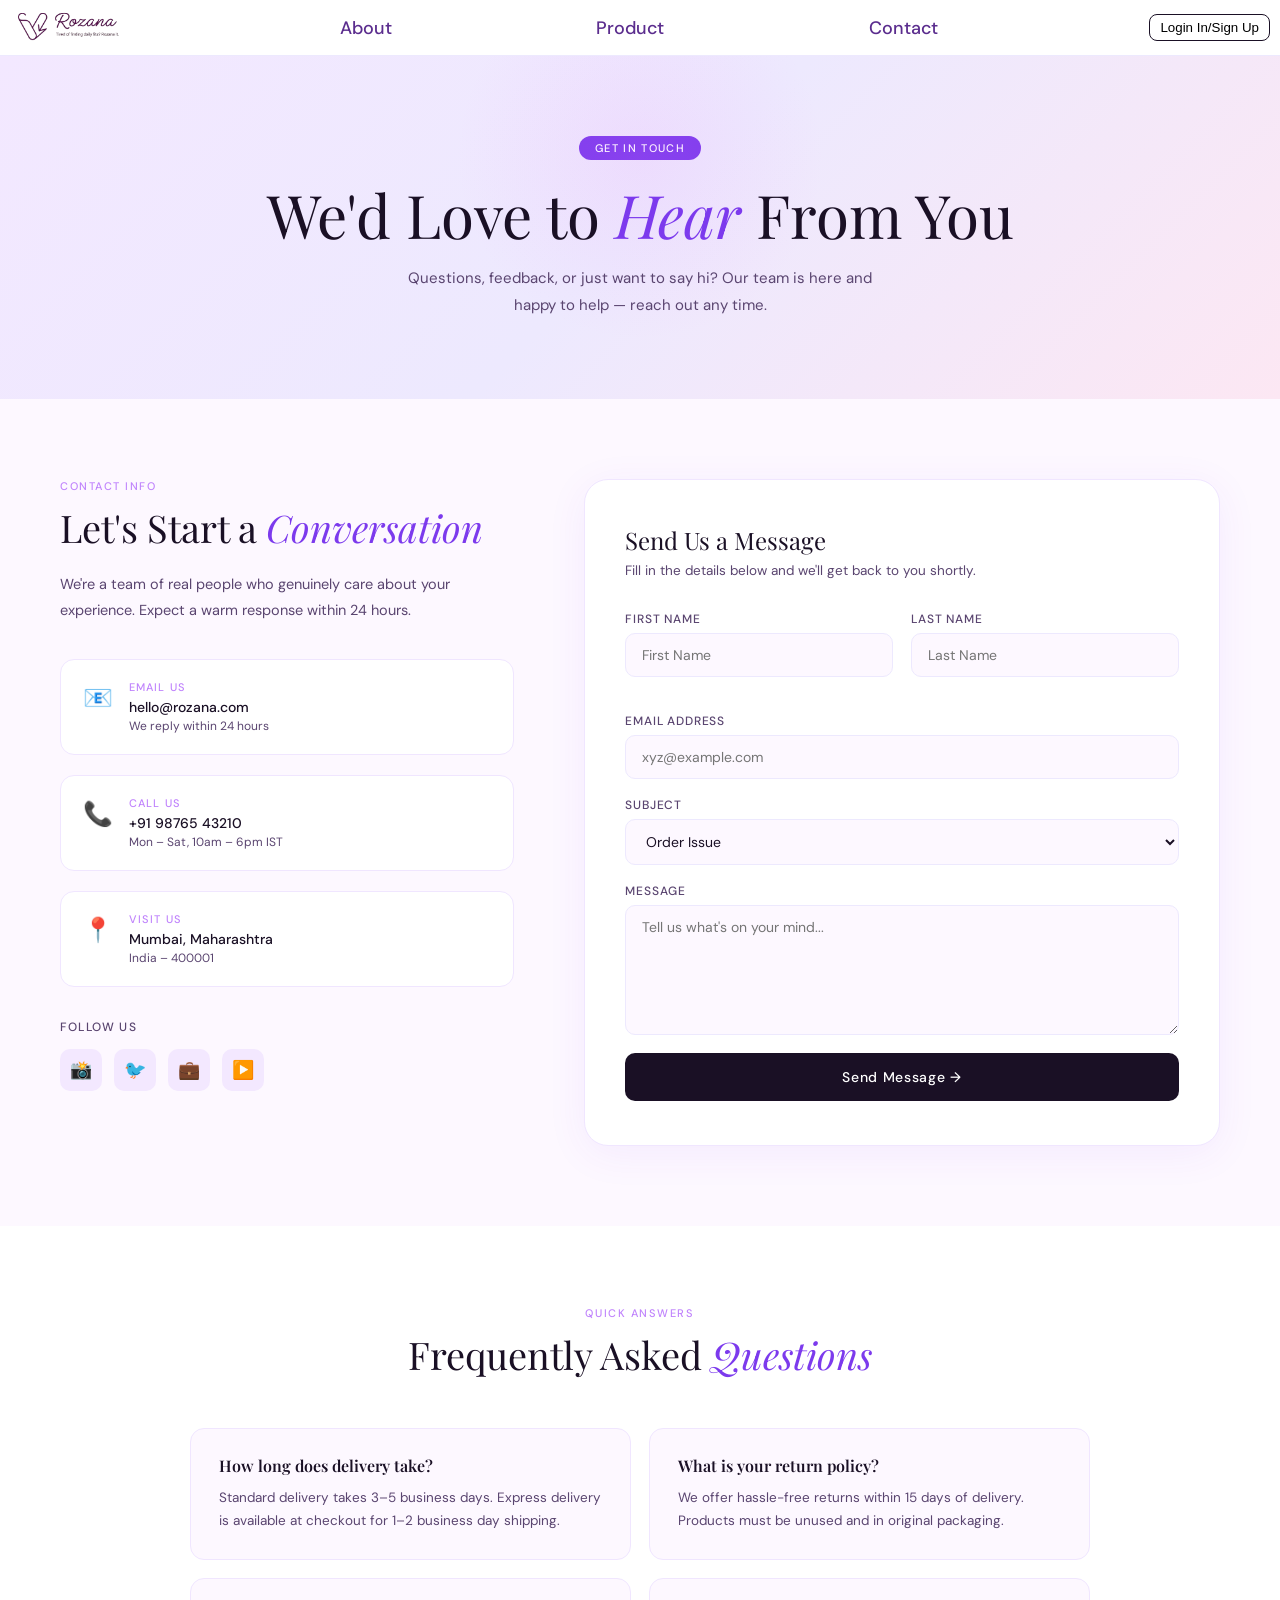
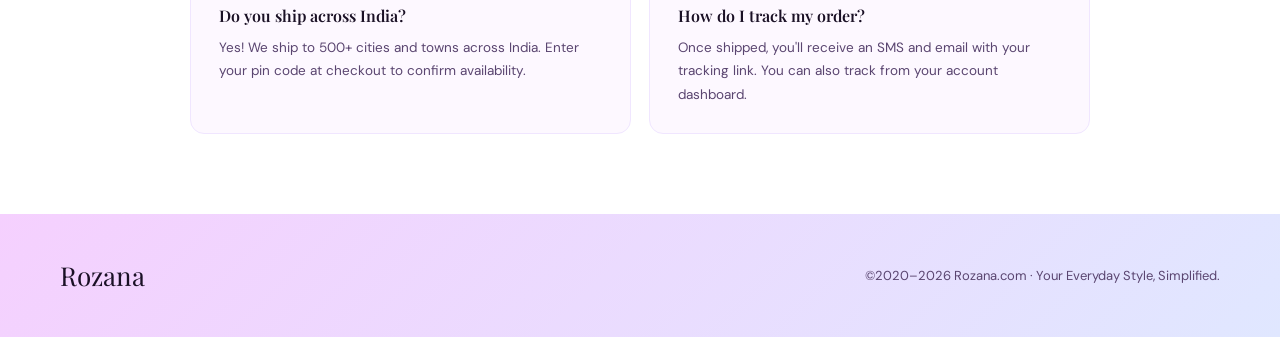
<file: contact.html>
<!DOCTYPE html>
<html lang="en">
<head>
<meta charset="UTF-8"/>
<meta name="viewport" content="width=device-width, initial-scale=1.0"/>
<title>Contact – Rozana</title>
<link href="https://fonts.googleapis.com/css2?family=Playfair+Display:ital,wght@0,400;0,600;1,400&family=DM+Sans:wght@300;400;500&display=swap" rel="stylesheet"/>
<link rel="stylesheet" href="contact.css"/>

</head>
<body>

<!-- NAVBAR  -->
 <header>
    <nav class="header">
      <div id="logo">
        <img src="/assests/logo-generator.png" alt="logo">
      </div>
      <div class="navs">
      <div class="btns"><a href="/About.html" target="_self">About</a></div>
      <div class="btns"><a href="/product.html" target="_self">Product</a></div>
      <div class="btns"><a href="/contact.html" target="_self">Contact</a></div>
      </div>
      <div class="signUp">
        <button class="tap"><p>Login In/Sign Up</p></button>
      </div>
    </nav>
  </header>

<!--  HERO -->
<section class="hero">
  <span class="pill">Get In Touch</span>
  <h1>We'd Love to <em>Hear</em> From You</h1>
  <p>Questions, feedback, or just want to say hi?
     Our team is here and happy to help — reach out any time.</p>
</section>

<!-- CONTACT BODY -->
<div class="contact-body">

  <!-- LEFT: Info Side -->
  <div class="info-side">

    <div class="section-tag">Contact Info</div>
    <h2 class="section-h2">Let's Start a <em>Conversation</em></h2>
    <p class="body-text">We're a team of real people who genuinely
      care about your experience. Expect a warm response within 24 hours.</p>

    <!-- Contact Items -->
    <div class="contact-items">

      <div class="contact-item">
        <div class="ci-icon">📧</div>
        <div>
          <div class="ci-label">Email Us</div>
          <div class="ci-val">hello@rozana.com</div>
          <div class="ci-sub">We reply within 24 hours</div>
        </div>
      </div>

      <div class="contact-item">
        <div class="ci-icon">📞</div>
        <div>
          <div class="ci-label">Call Us</div>
          <div class="ci-val">+91 98765 43210</div>
          <div class="ci-sub">Mon – Sat, 10am – 6pm IST</div>
        </div>
      </div>

      <div class="contact-item">
        <div class="ci-icon">📍</div>
        <div>
          <div class="ci-label">Visit Us</div>
          <div class="ci-val">Mumbai, Maharashtra</div>
          <div class="ci-sub">India – 400001</div>
        </div>
      </div>

    </div>

    <!-- Social Links -->
    <div class="socials">
      <div class="socials-label">Follow Us</div>
      <div class="social-row">
        <a href="#" class="soc-btn">📸</a>
        <a href="#" class="soc-btn">🐦</a>
        <a href="#" class="soc-btn">💼</a>
        <a href="#" class="soc-btn">▶️</a>
      </div>
    </div>

  </div>

  <!-- RIGHT: Contact Form -->
  <div class="form-card">

    <div class="form-title">Send Us a Message</div>
    <div class="form-sub">Fill in the details below and we'll
      get back to you shortly.</div>

    <!-- Name Row -->
    <div class="form-row">
      <div class="field">
        <label>First Name</label>
        <input type="text" placeholder="First Name"/>
      </div>
      <div class="field">
        <label>Last Name</label>
        <input type="text" placeholder="Last Name"/>
      </div>
    </div>

    <!-- Email -->
    <div class="field">
      <label>Email Address</label>
      <input type="email" placeholder="xyz@example.com"/>
    </div>

    <!-- Subject -->
    <div class="field">
      <label>Subject</label>
      <select>
        <option>Order Issue</option>
        <option>Return / Refund</option>
        <option>Product Query</option>
        <option>Feedback</option>
        <option>Partnership</option>
        <option>Other</option>
      </select>
    </div>

    <!-- Message -->
    <div class="field">
      <label>Message</label>
      <textarea placeholder="Tell us what's on your mind..."></textarea>
    </div>

    <button class="btn-submit">Send Message →</button>

  </div>

</div>

<!--  FAQ SECTION  -->
<section class="faq">

  <div class="faq-header">
    <div class="section-tag" style="text-align:center">Quick Answers</div>
    <h2 class="section-h2" style="text-align:center">
      Frequently Asked <em>Questions</em>
    </h2>
  </div>

  <div class="faq-grid">

    <div class="faq-item">
      <div class="faq-q">How long does delivery take?</div>
      <p class="faq-a">Standard delivery takes 3–5 business days.
        Express delivery is available at checkout for
        1–2 business day shipping.</p>
    </div>

    <div class="faq-item">
      <div class="faq-q">What is your return policy?</div>
      <p class="faq-a">We offer hassle-free returns within 15 days
        of delivery. Products must be unused and in original packaging.</p>
    </div>

    <div class="faq-item">
      <div class="faq-q">Do you ship across India?</div>
      <p class="faq-a">Yes! We ship to 500+ cities and towns across
        India. Enter your pin code at checkout to confirm availability.</p>
    </div>

    <div class="faq-item">
      <div class="faq-q">How do I track my order?</div>
      <p class="faq-a">Once shipped, you'll receive an SMS and email
        with your tracking link. You can also track from your
        account dashboard.</p>
    </div>

  </div>

</section>

<!--  FOOTER  -->
<footer>
  <div class="footer-logo">Rozana</div>
  <div class="footer-copy">©2020–2026 Rozana.com · Your Everyday Style, Simplified.</div>
</footer>

</body>
</html>
</file>
<file: contact.css>
:root {
  --lavender: #e8d5f5;
  --purple:   #c084fc;
  --deep:     #7c3aed;
  --pink:     #f5d0fe;
  --cream:    #fdf8ff;
  --dark:     #1a1025;
  --mid:      #5a4570;
  --white:    #fff;
}


*, *::before, *::after {
  margin: 0;
  padding: 0;
  box-sizing: border-box;
}
body {
  font-family: 'DM Sans', sans-serif;
  background: var(--cream);
  color: var(--dark);
  overflow-x: hidden;
}


header {
  grid-area: header;
  position: sticky;
  background-color: #fff;
  top: 0;
}

nav {
  height: 100%;
  width: 100%;
  display: flex;
  padding: 0 10px;
  align-items: center;
  justify-content: space-between;
  border-bottom: 1px solid #EDE9FE;

}

a {
  text-decoration: none;
  outline: none;
  color: #5B2D8E;
  font-size: 18px;
  font-weight: 500;
}

#logo {
  height: auto;
}

#logo img {
  height: 50px;
  object-fit: cover;
  width: auto;
}

.navs {
  display: flex;
  justify-content: space-evenly;
  width: 80%;
  cursor: pointer;
}

a:hover {
  color: #7C3AED;
}

.tap:hover {
  background-color: #6D28D9;
  color: #fff;
}

.signUp button {
  padding: 5px 10px;
  cursor: pointer;
  background-color: transparent;
  border: 1px solid #1A1025;
  border-radius: 0.5rem;
}


.hero {
  background: linear-gradient(135deg, #f3e8ff, #ede9fe 50%, #fce7f3);
  padding: 80px 60px;
  text-align: center;
  position: relative;
  overflow: hidden;
}

.hero::before {
  content: '';
  position: absolute;
  width: 400px;
  height: 400px;
  border-radius: 50%;
  background: radial-gradient(circle, #e879f9, transparent 65%);
  opacity: .12;
  top: -100px;
  left: 50%;
  transform: translateX(-50%);
}

.pill {
  display: inline-block;
  background: var(--deep);
  color: #fff;
  font-size: 11px;
  font-weight: 500;
  letter-spacing: .12em;
  text-transform: uppercase;
  padding: 5px 16px;
  border-radius: 20px;
  margin-bottom: 20px;
}

.hero h1 {
  font-family: 'Playfair Display', serif;
  font-size: clamp(36px, 5vw, 60px);
  font-weight: 400;
  line-height: 1.15;
  margin-bottom: 16px;
  position: relative;
}
.hero h1 em {
  font-style: italic;
  color: var(--deep);
}


.hero p {
  font-size: 15px;
  line-height: 1.8;
  color: var(--mid);
  max-width: 500px;
  margin: 0 auto;
  position: relative;
}


.contact-body {
  padding: 80px 60px;
  display: grid;
  grid-template-columns: 1fr 1.4fr;
  gap: 70px;
  align-items: start;
}


.section-tag {
  font-size: 11px;
  font-weight: 500;
  letter-spacing: .14em;
  text-transform: uppercase;
  color: var(--purple);
  margin-bottom: 12px;
}
.section-h2 {
  font-family: 'Playfair Display', serif;
  font-size: clamp(26px, 3vw, 38px);
  font-weight: 400;
  line-height: 1.2;
  margin-bottom: 20px;
}
.section-h2 em {
  font-style: italic;
  color: var(--deep);
}
.body-text {
  font-size: 14.5px;
  line-height: 1.8;
  color: var(--mid);
  margin-bottom: 36px;
}


.contact-items {
  display: flex;
  flex-direction: column;
  gap: 20px;
}
.contact-item {
  display: flex;
  align-items: flex-start;
  gap: 16px;
  background: #fff;
  border-radius: 14px;
  padding: 20px 22px;
  border: 1px solid #f0e6ff;
  transition: box-shadow .2s;
}
.contact-item:hover {
  box-shadow: 0 6px 24px rgba(124, 58, 237, .1);
}
.ci-icon {
  font-size: 24px;
  flex-shrink: 0;
  margin-top: 2px;
}
.ci-label {
  font-size: 11px;
  font-weight: 500;
  letter-spacing: .1em;
  text-transform: uppercase;
  color: var(--purple);
  margin-bottom: 4px;
}
.ci-val {
  font-size: 14px;
  color: var(--dark);
  font-weight: 500;
}
.ci-sub {
  font-size: 12px;
  color: var(--mid);
  margin-top: 2px;
}


.socials { margin-top: 32px; }
.socials-label {
  font-size: 12px;
  font-weight: 500;
  letter-spacing: .1em;
  text-transform: uppercase;
  color: var(--mid);
  margin-bottom: 14px;
}
.social-row {
  display: flex;
  gap: 12px;
}
.soc-btn {
  width: 42px;
  height: 42px;
  border-radius: 10px;
  background: #f3e8ff;
  display: flex;
  align-items: center;
  justify-content: center;
  font-size: 18px;
  text-decoration: none;
  transition: background, .2s, transform .2s;
}
.soc-btn:hover {
  background: var(--deep);
  transform: translateY(-2px);
}


.form-card {
  background: #fff;
  border-radius: 24px;
  padding: 44px 40px;
  border: 1px solid #f0e6ff;
  box-shadow: 0 8px 40px rgba(124, 58, 237, .07);
}
.form-title {
  font-family: 'Playfair Display', serif;
  font-size: 24px;
  font-weight: 400;
  margin-bottom: 6px;
  color: var(--dark);
}
.form-sub {
  font-size: 13.5px;
  color: var(--mid);
  margin-bottom: 32px;
}


.form-row {
  display: grid;
  grid-template-columns: 1fr 1fr;
  gap: 18px;
  margin-bottom: 18px;
}


.field {
  display: flex;
  flex-direction: column;
  gap: 6px;
  margin-bottom: 18px;
}
.field label {
  font-size: 12px;
  font-weight: 500;
  letter-spacing: .07em;
  text-transform: uppercase;
  color: var(--mid);
}
.field input,
.field textarea,
.field select {
  border: 1.5px solid #ede9fe;
  border-radius: 10px;
  padding: 12px 16px;
  font-size: 14px;
  font-family: 'DM Sans', sans-serif;
  color: var(--dark);
  background: var(--cream);
  transition: border-color .2s, box-shadow .2s;
  outline: none;
  width: 100%;
}
.field input:focus,
.field textarea:focus,
.field select:focus {
  border-color: var(--purple);
  box-shadow: 0 0 0 3px rgba(192, 132, 252, .15);
}
.field textarea {
  resize: vertical;
  min-height: 130px;
}


.btn-submit {
  width: 100%;
  padding: 15px;
  background: var(--dark);
  color: #fff;
  border: none;
  border-radius: 10px;
  font-size: 14px;
  font-weight: 500;
  letter-spacing: .05em;
  cursor: pointer;
  font-family: 'DM Sans', sans-serif;
  transition: background .2s, transform .2s;
}
.btn-submit:hover {
  background: var(--deep);
  transform: translateY(-1px);
}


.faq {
  padding: 80px 60px;
  background: #fff;
}
.faq-header {
  text-align: center;
  margin-bottom: 50px;
}
.faq-grid {
  display: grid;
  grid-template-columns: repeat(2, 1fr);
  gap: 18px;
  max-width: 900px;
  margin: 0 auto;
}
.faq-item {
  background: var(--cream);
  border-radius: 14px;
  padding: 26px 28px;
  border: 1px solid #f0e6ff;
  transition: box-shadow .2s;
}
.faq-item:hover {
  box-shadow: 0 6px 22px rgba(124, 58, 237, .09);
}
.faq-q {
  font-family: 'Playfair Display', serif;
  font-size: 16px;
  font-weight: 600;
  color: var(--dark);
  margin-bottom: 10px;
}
.faq-a {
  font-size: 13.5px;
  line-height: 1.75;
  color: var(--mid);
}


footer {
  background: linear-gradient(135deg, #f5d0fe, #e0e7ff);
  padding: 44px 60px;
  display: flex;
  align-items: center;
  justify-content: space-between;
}
.footer-logo {
  font-family: 'Playfair Display', serif;
  font-size: 26px;
  color: var(--dark);
}
.footer-copy {
  font-size: 13px;
  color: var(--mid);
}
</file>
